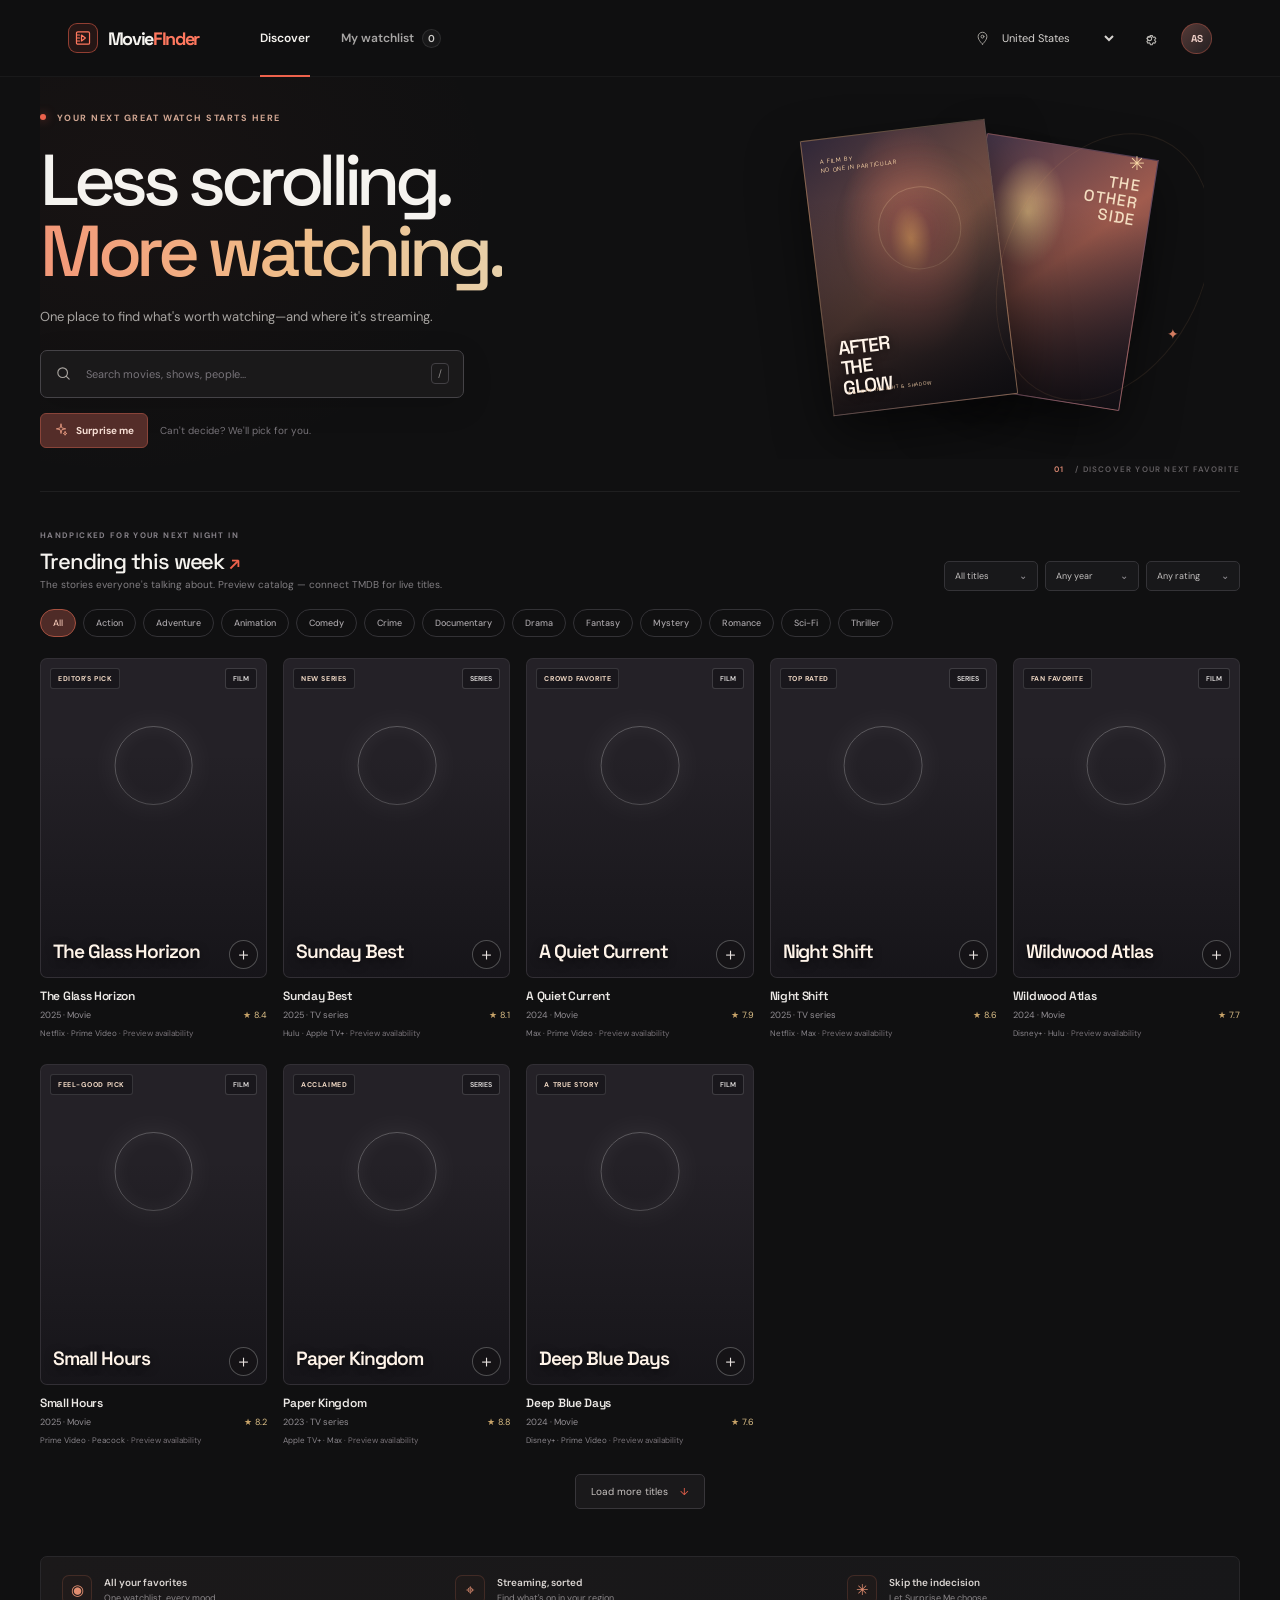
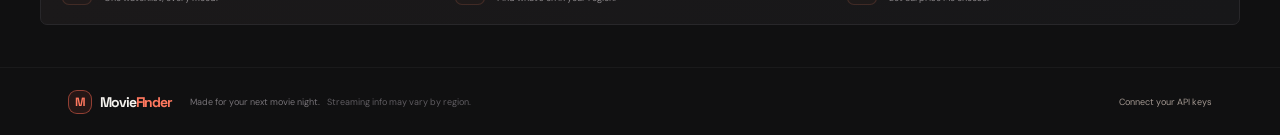
<file: index.html>
<!doctype html>
<html lang="en">
<head>
  <meta charset="utf-8">
  <meta name="viewport" content="width=device-width, initial-scale=1">
  <meta name="theme-color" content="#101011">
  <meta name="description" content="Find something great to watch. Explore movies and series, check streaming availability, and save your next favorite.">
  <title>MovieFInder — Find your next watch</title>
  <link rel="preconnect" href="https://fonts.googleapis.com">
  <link rel="preconnect" href="https://fonts.gstatic.com" crossorigin>
  <link href="https://fonts.googleapis.com/css2?family=DM+Sans:wght@400;500;600;700&family=Space+Grotesk:wght@400;500;600;700&display=swap" rel="stylesheet">
  <link rel="stylesheet" href="css/styles.css">
  <script defer src="js/data.js"></script>
  <script defer src="js/storage.js"></script>
  <script defer src="js/api.js"></script>
  <script defer src="js/app.js"></script>
</head>
<body data-page="discover">
  <header class="site-header">
    <a class="brand" href="index.html" aria-label="MovieFInder home">
      <span class="brand-mark" aria-hidden="true"><svg viewBox="0 0 24 24"><path d="M5 3.8h14a1.7 1.7 0 0 1 1.7 1.7v13A1.7 1.7 0 0 1 19 20.2H5a1.7 1.7 0 0 1-1.7-1.7v-13A1.7 1.7 0 0 1 5 3.8Z"/><path d="m10 8 5.2 4-5.2 4V8Z"/><path d="M3.5 8h4M3.5 12h4M3.5 16h4"/></svg></span>
      <span>Movie<span class="brand-accent">FInder</span></span>
    </a>

    <nav class="primary-nav" aria-label="Main navigation">
      <a class="nav-link is-active" href="index.html" aria-current="page">Discover</a>
      <a class="nav-link" href="watchlist.html">My watchlist <span class="watchlist-count" data-watchlist-count>0</span></a>
    </nav>

    <div class="header-actions">
      <label class="region-control">
        <span class="sr-only">Streaming region</span>
        <svg viewBox="0 0 24 24" aria-hidden="true"><path d="M12 21s7-6.1 7-12A7 7 0 0 0 5 9c0 5.9 7 12 7 12Z"/><circle cx="12" cy="9" r="2.3"/></svg>
        <select id="region-select" aria-label="Streaming region">
          <option value="US">United States</option>
          <option value="GB">United Kingdom</option>
          <option value="CA">Canada</option>
          <option value="AU">Australia</option>
          <option value="NZ">New Zealand</option>
          <option value="DE">Germany</option>
          <option value="FR">France</option>
          <option value="IN">India</option>
        </select>
      </label>
      <button class="icon-button settings-button" type="button" data-open-settings aria-label="API settings" title="API settings">
        <svg viewBox="0 0 24 24" aria-hidden="true"><circle cx="12" cy="12" r="3"/><path d="m19.4 15 .1.1 1.4 1.1-1.4 2.4-1.7-.6a8.4 8.4 0 0 1-1.5.9l-.3 1.8h-2.8l-.3-1.8a8.4 8.4 0 0 1-1.5-.9l-1.7.6-1.4-2.4 1.4-1.1a7.5 7.5 0 0 1 0-1.8l-1.4-1.1 1.4-2.4 1.7.6a8.4 8.4 0 0 1 1.5-.9l.3-1.8h2.8l.3 1.8a8.4 8.4 0 0 1 1.5.9l1.7-.6 1.4 2.4-1.4 1.1a7.5 7.5 0 0 1 0 1.8Z"/></svg>
      </button>
      <span class="profile-avatar" aria-label="Andrew Ssebuufu">AS</span>
    </div>
  </header>

  <main class="page-shell">
    <section class="hero" aria-labelledby="hero-title">
      <div class="hero-copy">
        <p class="eyebrow"><span class="live-dot"></span> YOUR NEXT GREAT WATCH STARTS HERE</p>
        <h1 id="hero-title">Less scrolling.<br><span>More watching.</span></h1>
        <p class="hero-description">One place to find what's worth watching—and where it's streaming.</p>
        <div class="hero-search">
          <svg viewBox="0 0 24 24" aria-hidden="true"><circle cx="10.8" cy="10.8" r="6.8"/><path d="m16 16 4 4"/></svg>
          <input id="search-input" type="search" placeholder="Search movies, shows, people..." autocomplete="off" aria-label="Search movies, shows, and people">
          <kbd>/</kbd>
        </div>
        <div class="hero-tools">
          <button class="surprise-button" type="button" data-surprise>
            <svg viewBox="0 0 24 24" aria-hidden="true"><path d="m12 2 1.5 6.5L20 10l-6.5 1.5L12 18l-1.5-6.5L4 10l6.5-1.5L12 2Z"/><path d="m19 15 .8 2.2L22 18l-2.2.8L19 21l-.8-2.2L16 18l2.2-.8L19 15Z"/></svg>
            Surprise me
          </button>
          <span class="hero-hint">Can't decide? We'll pick for you.</span>
        </div>
      </div>
      <div class="hero-art" aria-hidden="true">
        <div class="art-glow"></div>
        <div class="art-poster art-poster-back"><span>THE<br>OTHER<br>SIDE</span></div>
        <div class="art-poster art-poster-front"><span class="poster-kicker">A FILM BY<br>NO ONE IN PARTICULAR</span><span class="poster-title">AFTER<br>THE<br>GLOW</span><span class="poster-foot">A STORY IN LIGHT &amp; SHADOW</span></div>
        <div class="art-orbit"></div>
        <span class="art-star star-one">✳</span><span class="art-star star-two">✦</span>
      </div>
      <div class="hero-index"><span>01</span> / DISCOVER YOUR NEXT FAVORITE</div>
    </section>

    <section class="discovery-section" aria-labelledby="trending-title">
      <div class="section-topline">
        <div>
          <p class="eyebrow section-eyebrow">HANDPICKED FOR YOUR NEXT NIGHT IN</p>
          <h2 id="trending-title">Trending this week <span class="heading-spark">↗</span></h2>
          <p class="section-subtitle" id="results-caption">The stories everyone's talking about.</p>
        </div>
        <div class="filter-controls">
          <label class="filter-select-wrap"><span class="sr-only">Media type</span>
            <select id="type-filter" class="filter-select"><option value="all">All titles</option><option value="movie">Movies</option><option value="tv">TV shows</option></select>
          </label>
          <label class="filter-select-wrap"><span class="sr-only">Release year</span>
            <select id="year-filter" class="filter-select"><option value="">Any year</option></select>
          </label>
          <label class="filter-select-wrap"><span class="sr-only">Minimum rating</span>
            <select id="rating-filter" class="filter-select"><option value="0">Any rating</option><option value="6">6+ rating</option><option value="7">7+ rating</option><option value="8">8+ rating</option></select>
          </label>
        </div>
      </div>
      <div class="genre-row" id="genre-filters" aria-label="Filter by genre"></div>
      <div class="status-message" id="status-message" role="status" aria-live="polite" hidden></div>
      <div class="media-grid" id="media-grid" aria-live="polite"></div>
      <div class="empty-state" id="empty-state" hidden>
        <span class="empty-icon">⌕</span>
        <h3>No matches just yet</h3>
        <p>Try another search or loosen up your filters.</p>
        <button class="text-button" type="button" data-clear-filters>Clear all filters <span>→</span></button>
      </div>
      <button class="load-more-button" type="button" id="load-more" hidden>Load more titles <span>↓</span></button>
    </section>

    <section class="feature-strip" aria-label="MovieFInder features">
      <div><span class="feature-icon">◉</span><p><strong>All your favorites</strong><br>One watchlist, every mood.</p></div>
      <div><span class="feature-icon">⌖</span><p><strong>Streaming, sorted</strong><br>Find what's on in your region.</p></div>
      <div><span class="feature-icon">✳</span><p><strong>Skip the indecision</strong><br>Let Surprise Me choose.</p></div>
    </section>
  </main>

  <footer class="site-footer"><a class="brand footer-brand" href="index.html"><span class="brand-mark" aria-hidden="true">M</span><span>Movie<span class="brand-accent">FInder</span></span></a><p>Made for your next movie night. <span>Streaming info may vary by region.</span></p><button class="footer-settings" type="button" data-open-settings>Connect your API keys</button></footer>

  <dialog class="app-dialog detail-dialog" id="detail-dialog" aria-labelledby="detail-title">
    <button class="dialog-close" type="button" data-close-dialog aria-label="Close details">×</button>
    <div id="detail-content"></div>
  </dialog>

  <dialog class="app-dialog settings-dialog" id="settings-dialog" aria-labelledby="settings-title">
    <button class="dialog-close" type="button" data-close-dialog aria-label="Close settings">×</button>
    <div class="settings-heading">
      <span class="settings-icon">⌘</span>
      <p class="eyebrow">PERSONALIZE YOUR EXPERIENCE</p>
      <h2 id="settings-title">Connect your services</h2>
      <p>Use your own free API keys to load current titles, trailers, and streaming availability.</p>
    </div>
    <form id="settings-form">
      <label class="form-label" for="tmdb-key">TMDB API key <span>Required for live movies and trailers</span></label>
      <input class="api-key-input" id="tmdb-key" name="tmdb" type="password" autocomplete="off" placeholder="Paste your TMDB API key">
      <label class="form-label" for="watchmode-key">Watchmode API key <span>Optional · live streaming availability</span></label>
      <input class="api-key-input" id="watchmode-key" name="watchmode" type="password" autocomplete="off" placeholder="Paste your Watchmode API key">
      <p class="key-notice">Keys are stored only in this browser. Don't use personal API keys in a public deployment.</p>
      <div class="settings-actions"><button class="button-secondary" type="button" data-clear-keys>Use preview data</button><button class="button-primary" type="submit">Save keys <span>→</span></button></div>
    </form>
    <p class="api-help">Get a free key: <a href="https://www.themoviedb.org/settings/api" target="_blank" rel="noopener noreferrer">TMDB ↗</a> · <a href="https://api.watchmode.com/" target="_blank" rel="noopener noreferrer">Watchmode ↗</a></p>
  </dialog>

  <dialog class="app-dialog trailer-dialog" id="trailer-dialog" aria-label="Movie trailer">
    <button class="dialog-close trailer-close" type="button" data-close-dialog aria-label="Close trailer">×</button>
    <div class="trailer-frame" id="trailer-frame"></div>
  </dialog>

  <div class="toast-region" id="toast-region" aria-live="polite" aria-atomic="true"></div>
</body>
</html>
</file>
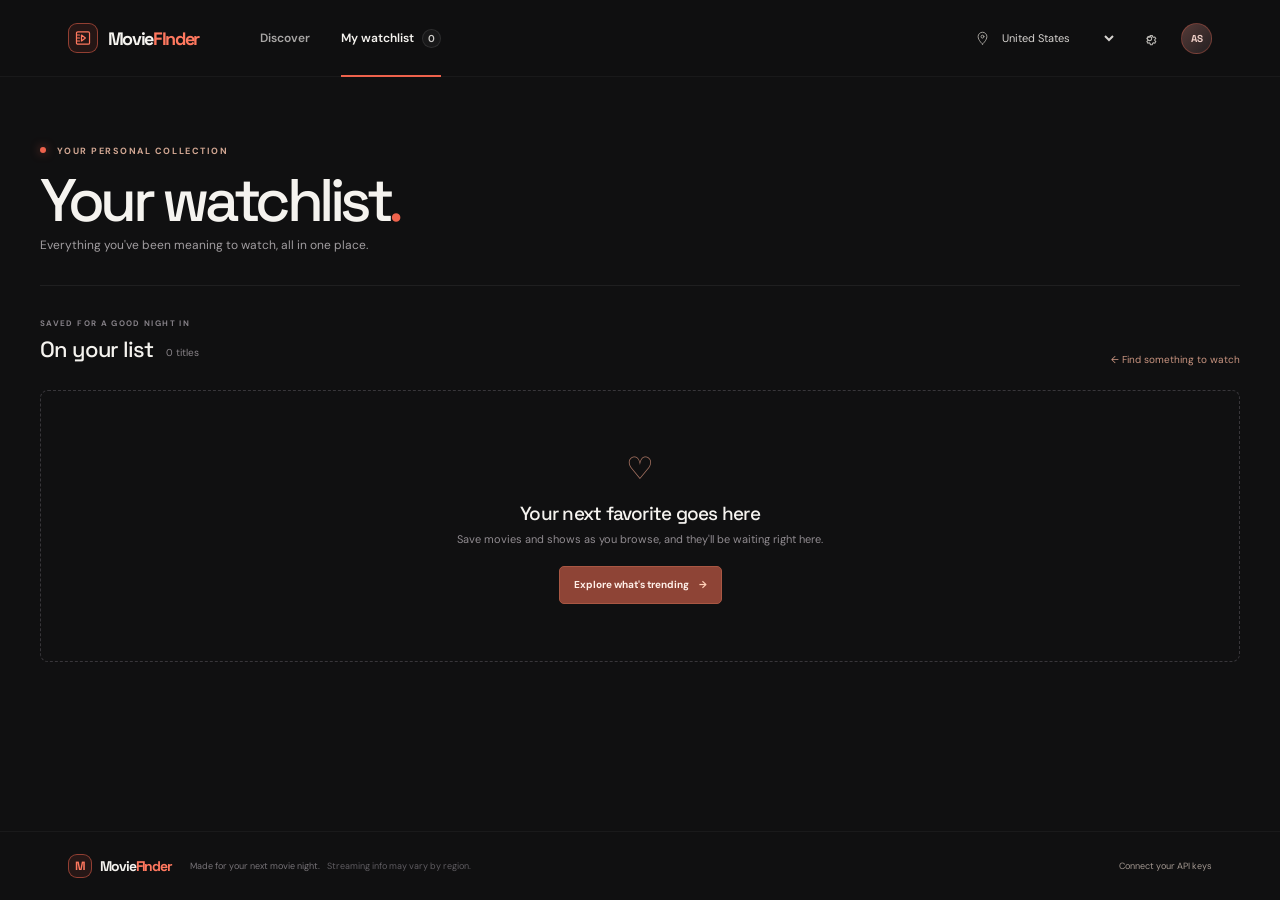
<file: watchlist.html>
<!doctype html>
<html lang="en">
<head>
  <meta charset="utf-8">
  <meta name="viewport" content="width=device-width, initial-scale=1">
  <meta name="theme-color" content="#101011">
  <meta name="description" content="Your saved movies and TV shows, ready for your next movie night.">
  <title>My Watchlist — MovieFInder</title>
  <link rel="preconnect" href="https://fonts.googleapis.com">
  <link rel="preconnect" href="https://fonts.gstatic.com" crossorigin>
  <link href="https://fonts.googleapis.com/css2?family=DM+Sans:wght@400;500;600;700&family=Space+Grotesk:wght@400;500;600;700&display=swap" rel="stylesheet">
  <link rel="stylesheet" href="css/styles.css">
  <script defer src="js/data.js"></script>
  <script defer src="js/storage.js"></script>
  <script defer src="js/api.js"></script>
  <script defer src="js/app.js"></script>
</head>
<body data-page="watchlist">
  <header class="site-header">
    <a class="brand" href="index.html" aria-label="MovieFInder home">
      <span class="brand-mark" aria-hidden="true"><svg viewBox="0 0 24 24"><path d="M5 3.8h14a1.7 1.7 0 0 1 1.7 1.7v13A1.7 1.7 0 0 1 19 20.2H5a1.7 1.7 0 0 1-1.7-1.7v-13A1.7 1.7 0 0 1 5 3.8Z"/><path d="m10 8 5.2 4-5.2 4V8Z"/><path d="M3.5 8h4M3.5 12h4M3.5 16h4"/></svg></span>
      <span>Movie<span class="brand-accent">FInder</span></span>
    </a>
    <nav class="primary-nav" aria-label="Main navigation">
      <a class="nav-link" href="index.html">Discover</a>
      <a class="nav-link is-active" href="watchlist.html" aria-current="page">My watchlist <span class="watchlist-count" data-watchlist-count>0</span></a>
    </nav>
    <div class="header-actions">
      <label class="region-control"><span class="sr-only">Streaming region</span><svg viewBox="0 0 24 24" aria-hidden="true"><path d="M12 21s7-6.1 7-12A7 7 0 0 0 5 9c0 5.9 7 12 7 12Z"/><circle cx="12" cy="9" r="2.3"/></svg>
        <select id="region-select" aria-label="Streaming region"><option value="US">United States</option><option value="GB">United Kingdom</option><option value="CA">Canada</option><option value="AU">Australia</option><option value="NZ">New Zealand</option><option value="DE">Germany</option><option value="FR">France</option><option value="IN">India</option></select>
      </label>
      <button class="icon-button settings-button" type="button" data-open-settings aria-label="API settings" title="API settings"><svg viewBox="0 0 24 24" aria-hidden="true"><circle cx="12" cy="12" r="3"/><path d="m19.4 15 .1.1 1.4 1.1-1.4 2.4-1.7-.6a8.4 8.4 0 0 1-1.5.9l-.3 1.8h-2.8l-.3-1.8a8.4 8.4 0 0 1-1.5-.9l-1.7.6-1.4-2.4 1.4-1.1a7.5 7.5 0 0 1 0-1.8l-1.4-1.1 1.4-2.4 1.7.6a8.4 8.4 0 0 1 1.5-.9l.3-1.8h2.8l.3 1.8a8.4 8.4 0 0 1 1.5.9l1.7-.6 1.4 2.4-1.4 1.1a7.5 7.5 0 0 1 0 1.8Z"/></svg></button>
      <span class="profile-avatar" aria-label="Andrew Ssebuufu">AS</span>
    </div>
  </header>
  <main class="page-shell watchlist-page">
    <section class="watchlist-heading">
      <p class="eyebrow"><span class="live-dot"></span> YOUR PERSONAL COLLECTION</p>
      <h1>Your watchlist<span class="heading-spark">.</span></h1>
      <p class="watchlist-intro">Everything you've been meaning to watch, all in one place.</p>
    </section>
    <section class="discovery-section watchlist-content" aria-labelledby="saved-title">
      <div class="section-topline">
        <div><p class="eyebrow section-eyebrow">SAVED FOR A GOOD NIGHT IN</p><h2 id="saved-title">On your list <span class="watchlist-total" id="watchlist-total">0 titles</span></h2></div>
        <a class="back-to-discover" href="index.html">← Find something to watch</a>
      </div>
      <div class="media-grid" id="media-grid" aria-live="polite"></div>
      <div class="empty-state watchlist-empty" id="empty-state" hidden>
        <span class="empty-icon">♡</span>
        <h3>Your next favorite goes here</h3>
        <p>Save movies and shows as you browse, and they'll be waiting right here.</p>
        <a class="button-primary empty-cta" href="index.html">Explore what's trending <span>→</span></a>
      </div>
    </section>
  </main>
  <footer class="site-footer"><a class="brand footer-brand" href="index.html"><span class="brand-mark" aria-hidden="true">M</span><span>Movie<span class="brand-accent">FInder</span></span></a><p>Made for your next movie night. <span>Streaming info may vary by region.</span></p><button class="footer-settings" type="button" data-open-settings>Connect your API keys</button></footer>
  <dialog class="app-dialog detail-dialog" id="detail-dialog" aria-labelledby="detail-title"><button class="dialog-close" type="button" data-close-dialog aria-label="Close details">×</button><div id="detail-content"></div></dialog>
  <dialog class="app-dialog settings-dialog" id="settings-dialog" aria-labelledby="settings-title">
    <button class="dialog-close" type="button" data-close-dialog aria-label="Close settings">×</button>
    <div class="settings-heading"><span class="settings-icon">⌘</span><p class="eyebrow">PERSONALIZE YOUR EXPERIENCE</p><h2 id="settings-title">Connect your services</h2><p>Use your own free API keys to load current titles, trailers, and streaming availability.</p></div>
    <form id="settings-form"><label class="form-label" for="tmdb-key">TMDB API key <span>Required for live movies and trailers</span></label><input class="api-key-input" id="tmdb-key" name="tmdb" type="password" autocomplete="off" placeholder="Paste your TMDB API key"><label class="form-label" for="watchmode-key">Watchmode API key <span>Optional · live streaming availability</span></label><input class="api-key-input" id="watchmode-key" name="watchmode" type="password" autocomplete="off" placeholder="Paste your Watchmode API key"><p class="key-notice">Keys are stored only in this browser. Don't use personal API keys in a public deployment.</p><div class="settings-actions"><button class="button-secondary" type="button" data-clear-keys>Use preview data</button><button class="button-primary" type="submit">Save keys <span>→</span></button></div></form>
    <p class="api-help">Get a free key: <a href="https://www.themoviedb.org/settings/api" target="_blank" rel="noopener noreferrer">TMDB ↗</a> · <a href="https://api.watchmode.com/" target="_blank" rel="noopener noreferrer">Watchmode ↗</a></p>
  </dialog>
  <dialog class="app-dialog trailer-dialog" id="trailer-dialog" aria-label="Movie trailer"><button class="dialog-close trailer-close" type="button" data-close-dialog aria-label="Close trailer">×</button><div class="trailer-frame" id="trailer-frame"></div></dialog>
  <div class="toast-region" id="toast-region" aria-live="polite" aria-atomic="true"></div>
</body>
</html>
</file>
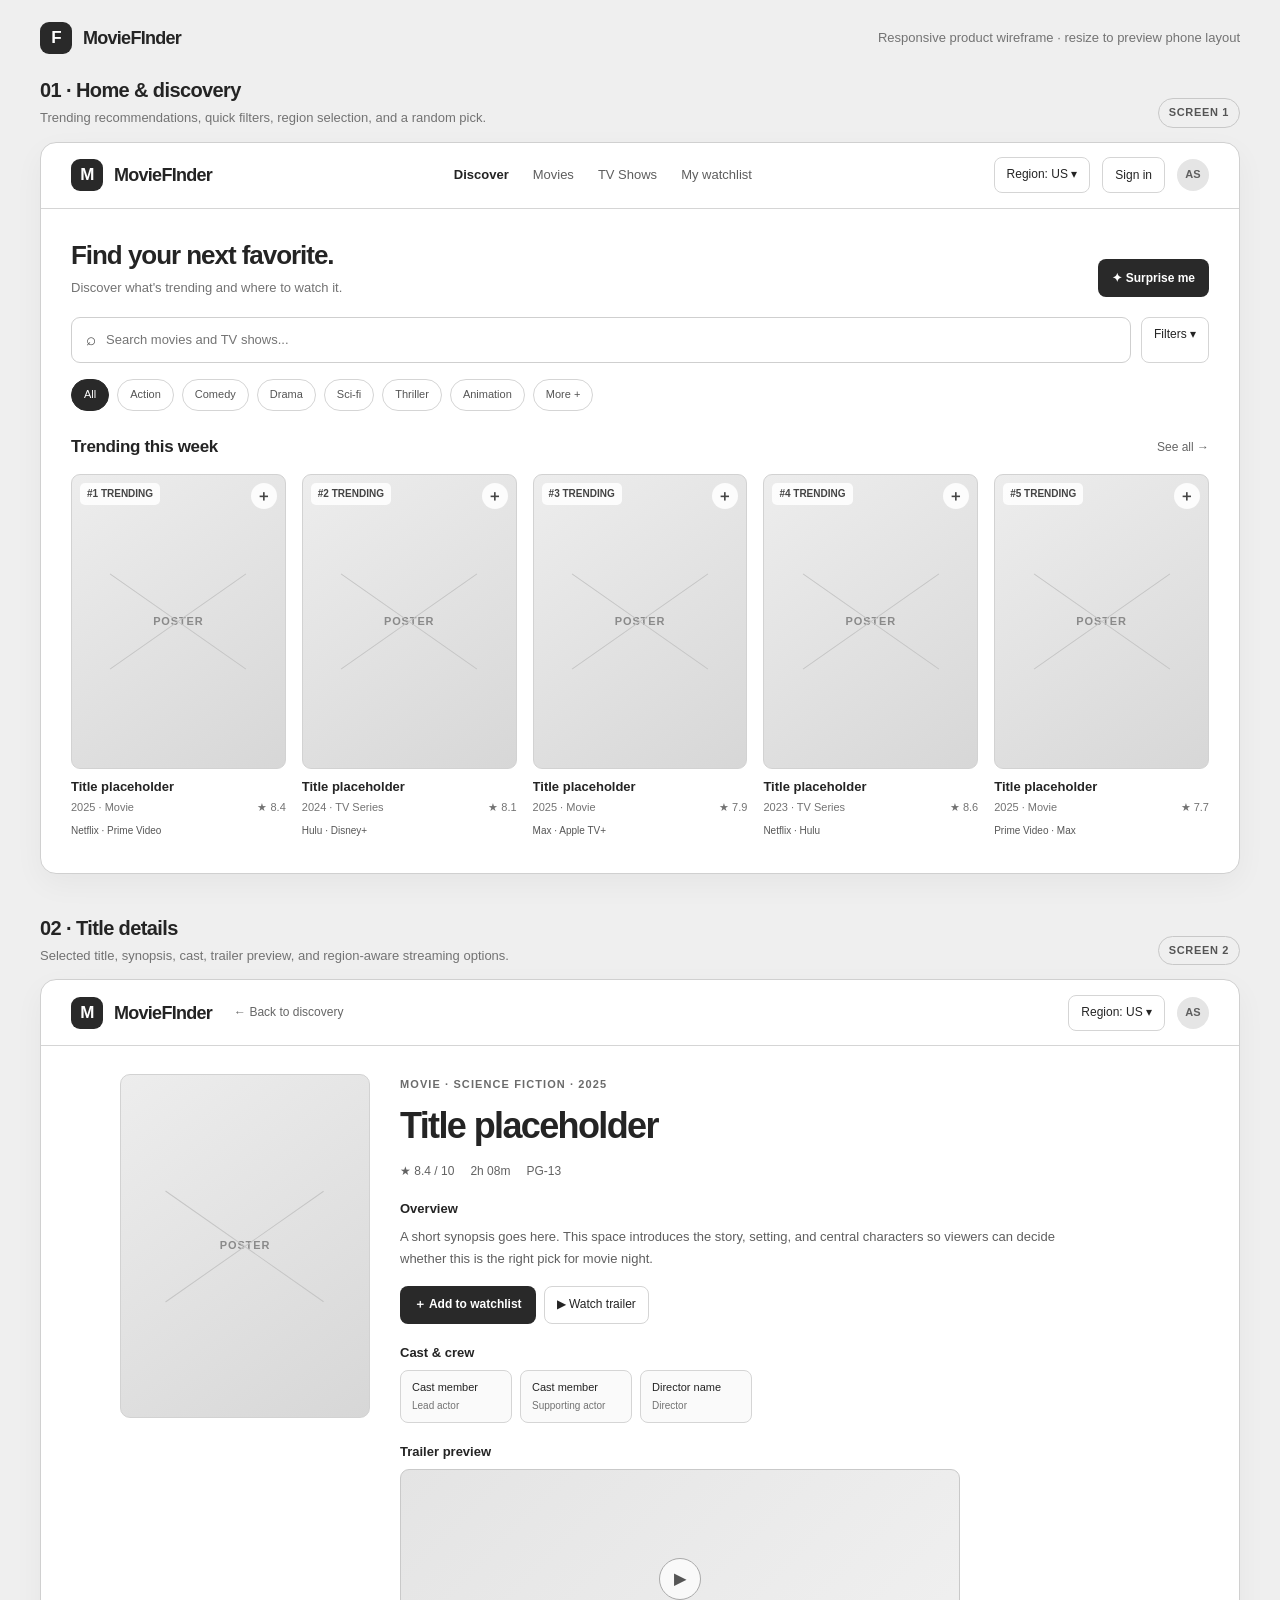
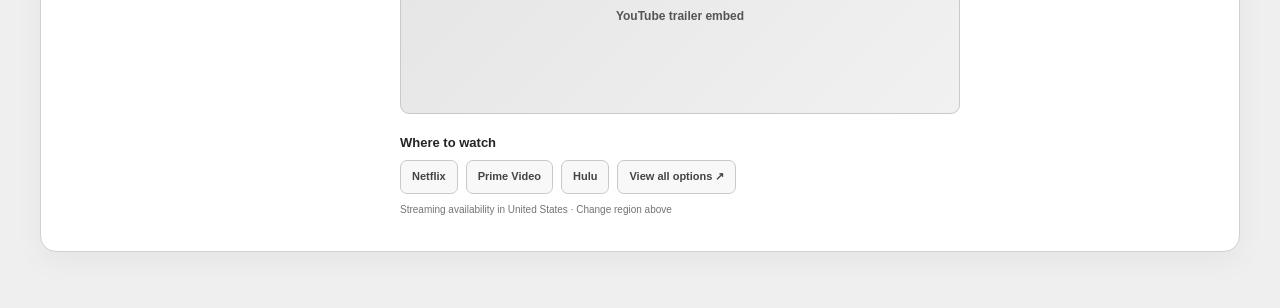
<file: wireframe/wireframe.html>
<!doctype html>
<html lang="en">
<head>
  <meta charset="utf-8">
  <meta name="viewport" content="width=device-width, initial-scale=1">
  <meta name="description" content="Responsive desktop and phone wireframes for a movie and TV show finder.">
  <title>MovieFInder — Product Wireframe</title>
  <style>
    :root {
      color-scheme: light;
      --ink: #242424;
      --muted: #737373;
      --line: #d5d5d5;
      --surface: #fff;
      --canvas: #efefef;
      --block: #e5e5e5;
      --dark: #292929;
      --radius: 12px;
      font-family: Arial, Helvetica, sans-serif;
    }

    * { box-sizing: border-box; }

    body {
      margin: 0;
      background: var(--canvas);
      color: var(--ink);
      line-height: 1.45;
    }

    button, input, select { font: inherit; }
    button, a, select { cursor: pointer; }
    a { color: inherit; text-decoration: none; }

    .page-header {
      display: flex;
      align-items: center;
      justify-content: space-between;
      gap: 24px;
      max-width: 1440px;
      margin: 0 auto;
      padding: 22px 40px;
    }

    .brand {
      display: flex;
      align-items: center;
      gap: 11px;
      font-size: 18px;
      font-weight: 800;
      letter-spacing: -.04em;
    }

    .brand-mark {
      display: grid;
      width: 32px;
      height: 32px;
      place-items: center;
      border-radius: 9px;
      background: var(--dark);
      color: white;
      font-size: 17px;
    }

    .page-header p {
      margin: 0;
      color: var(--muted);
      font-size: 13px;
    }

    main {
      display: grid;
      gap: 40px;
      max-width: 1440px;
      margin: 0 auto;
      padding: 0 40px 56px;
    }

    .wireframe-section { min-width: 0; }

    .section-heading {
      display: flex;
      align-items: end;
      justify-content: space-between;
      gap: 20px;
      margin: 0 0 14px;
    }

    .section-heading h1, .section-heading h2 {
      margin: 0;
      font-size: 20px;
      letter-spacing: -.03em;
    }

    .section-heading p {
      margin: 4px 0 0;
      color: var(--muted);
      font-size: 13px;
    }

    .view-label {
      flex: 0 0 auto;
      padding: 6px 10px;
      border: 1px solid #c8c8c8;
      border-radius: 999px;
      color: #555;
      font-size: 11px;
      font-weight: 700;
      letter-spacing: .06em;
      text-transform: uppercase;
    }

    .screen {
      overflow: hidden;
      border: 1px solid #d0d0d0;
      border-radius: 16px;
      background: var(--surface);
      box-shadow: 0 10px 30px #0000000b;
    }

    .app-nav {
      display: flex;
      align-items: center;
      justify-content: space-between;
      min-height: 66px;
      padding: 0 30px;
      border-bottom: 1px solid var(--line);
    }

    .nav-links, .nav-actions {
      display: flex;
      align-items: center;
      gap: 24px;
      color: #5e5e5e;
      font-size: 13px;
    }

    .nav-links .active { color: var(--ink); font-weight: 700; }

    .nav-actions { gap: 12px; }

    .nav-button, .select-control, .outline-button {
      min-height: 36px;
      padding: 8px 12px;
      border: 1px solid var(--line);
      border-radius: 8px;
      background: white;
      color: var(--ink);
      font-size: 12px;
    }

    .avatar {
      display: grid;
      width: 32px;
      height: 32px;
      place-items: center;
      border-radius: 50%;
      background: var(--block);
      font-size: 11px;
      font-weight: 700;
    }

    .screen-content { padding: 28px 30px 34px; }

    .welcome-row {
      display: flex;
      align-items: end;
      justify-content: space-between;
      gap: 20px;
      margin-bottom: 20px;
    }

    .welcome-row h2 {
      margin: 0 0 4px;
      font-size: 26px;
      letter-spacing: -.04em;
    }

    .welcome-row p {
      margin: 0;
      color: var(--muted);
      font-size: 13px;
    }

    .surprise-button {
      min-height: 38px;
      padding: 9px 14px;
      border: 0;
      border-radius: 8px;
      background: var(--dark);
      color: white;
      font-size: 12px;
      font-weight: 700;
      white-space: nowrap;
    }

    .search-row {
      display: flex;
      gap: 10px;
      margin-bottom: 16px;
    }

    .search-box {
      display: flex;
      flex: 1;
      align-items: center;
      gap: 10px;
      min-width: 0;
      min-height: 46px;
      padding: 0 14px;
      border: 1px solid #cfcfcf;
      border-radius: 9px;
      color: #747474;
      font-size: 13px;
    }

    .search-icon { color: #555; font-size: 17px; }

    .filter-row {
      display: flex;
      align-items: center;
      gap: 8px;
      margin: 0 0 24px;
      overflow-x: auto;
      scrollbar-width: none;
    }

    .filter-row::-webkit-scrollbar { display: none; }

    .filter-chip {
      flex: 0 0 auto;
      padding: 7px 12px;
      border: 1px solid var(--line);
      border-radius: 999px;
      background: white;
      color: #555;
      font-size: 11px;
    }

    .filter-chip.selected {
      border-color: var(--dark);
      background: var(--dark);
      color: white;
    }

    .content-heading {
      display: flex;
      align-items: center;
      justify-content: space-between;
      gap: 16px;
      margin: 0 0 14px;
    }

    .content-heading h3 {
      margin: 0;
      font-size: 17px;
      letter-spacing: -.02em;
    }

    .content-heading a {
      color: #666;
      font-size: 12px;
    }

    .media-grid {
      display: grid;
      grid-template-columns: repeat(5, minmax(0, 1fr));
      gap: 16px;
    }

    .media-card { min-width: 0; }

    .poster {
      position: relative;
      display: grid;
      aspect-ratio: 2 / 2.75;
      overflow: hidden;
      place-items: center;
      border: 1px solid #d2d2d2;
      border-radius: 9px;
      background: linear-gradient(145deg, #ededed, #d7d7d7);
      color: #8a8a8a;
      font-size: 11px;
      font-weight: 700;
      letter-spacing: .08em;
      text-transform: uppercase;
    }

    .poster::before, .poster::after {
      position: absolute;
      width: 78%;
      height: 1px;
      background: #c6c6c6;
      content: "";
      transform: rotate(-35deg);
    }

    .poster::after { transform: rotate(35deg); }

    .rank {
      position: absolute;
      z-index: 1;
      top: 8px;
      left: 8px;
      padding: 4px 7px;
      border-radius: 5px;
      background: #ffffffdf;
      color: #444;
      font-size: 10px;
      letter-spacing: 0;
    }

    .save-mark {
      position: absolute;
      z-index: 1;
      top: 8px;
      right: 8px;
      display: grid;
      width: 26px;
      height: 26px;
      place-items: center;
      border-radius: 50%;
      background: #ffffffdf;
      color: #444;
      font-size: 15px;
    }

    .media-card h4 {
      overflow: hidden;
      margin: 9px 0 3px;
      font-size: 13px;
      text-overflow: ellipsis;
      white-space: nowrap;
    }

    .media-meta {
      display: flex;
      justify-content: space-between;
      gap: 8px;
      color: var(--muted);
      font-size: 11px;
    }

    .service-summary {
      margin-top: 8px;
      color: #565656;
      font-size: 10px;
    }

    .details-nav { justify-content: flex-start; gap: 22px; }
    .details-nav .nav-actions { margin-left: auto; }

    .back-link {
      color: #666;
      font-size: 12px;
      white-space: nowrap;
    }

    .detail-layout {
      display: grid;
      grid-template-columns: minmax(180px, 250px) minmax(0, 1fr);
      gap: 30px;
      max-width: 1040px;
      margin: 0 auto;
    }

    .detail-poster {
      aspect-ratio: 2 / 2.75;
      border-radius: 10px;
    }

    .detail-copy { min-width: 0; padding-top: 3px; }

    .eyebrow {
      margin: 0 0 7px;
      color: #6b6b6b;
      font-size: 11px;
      font-weight: 700;
      letter-spacing: .1em;
      text-transform: uppercase;
    }

    .detail-copy h2 {
      margin: 0;
      font-size: clamp(25px, 3vw, 36px);
      letter-spacing: -.045em;
    }

    .detail-meta {
      display: flex;
      flex-wrap: wrap;
      gap: 8px 16px;
      margin: 10px 0 18px;
      color: #626262;
      font-size: 12px;
    }

    .detail-copy h3 {
      margin: 20px 0 7px;
      font-size: 13px;
    }

    .synopsis {
      max-width: 680px;
      margin: 0;
      color: #5f5f5f;
      font-size: 13px;
      line-height: 1.7;
    }

    .detail-actions {
      display: flex;
      flex-wrap: wrap;
      gap: 8px;
      margin-top: 16px;
    }

    .cast-list {
      display: flex;
      flex-wrap: wrap;
      gap: 8px;
    }

    .cast-person {
      min-width: 112px;
      padding: 9px 11px;
      border: 1px solid var(--line);
      border-radius: 8px;
      background: #fafafa;
      font-size: 11px;
    }

    .cast-person span {
      display: block;
      margin-top: 3px;
      color: var(--muted);
      font-size: 10px;
    }

    .trailer-box {
      display: grid;
      width: 100%;
      max-width: 560px;
      aspect-ratio: 16 / 7;
      place-items: center;
      border: 1px solid #c9c9c9;
      border-radius: 9px;
      background: linear-gradient(135deg, #e4e4e4, #f1f1f1);
      color: #555;
      font-size: 12px;
      font-weight: 700;
    }

    .play-icon {
      display: grid;
      width: 42px;
      height: 42px;
      margin-bottom: 8px;
      place-items: center;
      border: 1px solid #aaa;
      border-radius: 50%;
      background: #ffffffbb;
      font-size: 15px;
    }

    .trailer-content {
      display: flex;
      flex-direction: column;
      align-items: center;
    }

    .streaming-row {
      display: flex;
      flex-wrap: wrap;
      gap: 8px;
    }

    .service-badge {
      padding: 8px 11px;
      border: 1px solid #c9c9c9;
      border-radius: 7px;
      background: #f8f8f8;
      color: #444;
      font-size: 11px;
      font-weight: 700;
    }

    .region-note {
      margin: 9px 0 0;
      color: var(--muted);
      font-size: 10px;
    }

    .mobile-tabbar { display: none; }

    @media (max-width: 760px) {
      .page-header {
        align-items: flex-start;
        padding: 17px 18px;
      }

      .page-header p { max-width: 150px; text-align: right; }

      main {
        gap: 28px;
        padding: 0 12px 32px;
      }

      .section-heading { align-items: flex-start; }
      .section-heading h1, .section-heading h2 { font-size: 17px; }
      .section-heading p { max-width: 250px; font-size: 11px; }
      .view-label { padding: 5px 8px; font-size: 9px; }
      .screen { border-radius: 13px; }
      .app-nav { min-height: 56px; padding: 0 16px; }
      .app-nav > .brand { font-size: 16px; }
      .nav-links { display: none; }
      .nav-actions { gap: 7px; }
      .nav-actions .select-control { min-height: 32px; padding: 6px 8px; font-size: 11px; }
      .nav-actions .nav-button { display: none; }
      .avatar { width: 29px; height: 29px; }
      .screen-content { padding: 22px 16px 74px; }
      .welcome-row { align-items: flex-start; margin-bottom: 16px; }
      .welcome-row h2 { font-size: 21px; }
      .welcome-row p { max-width: 260px; font-size: 12px; }
      .surprise-button { min-height: 34px; padding: 7px 9px; font-size: 10px; }
      .search-row { gap: 7px; }
      .search-box { min-height: 42px; padding: 0 10px; font-size: 12px; }
      .search-row .select-control { min-height: 42px; max-width: 82px; padding: 7px; font-size: 10px; }
      .filter-row { margin-bottom: 20px; }
      .filter-chip { padding: 7px 10px; font-size: 10px; }
      .content-heading h3 { font-size: 15px; }
      .content-heading a { font-size: 11px; }
      .media-grid { grid-template-columns: repeat(2, minmax(0, 1fr)); gap: 18px 12px; }
      .media-card h4 { font-size: 12px; }
      .media-meta { font-size: 10px; }
      .service-summary { font-size: 9px; }

      .details-nav { gap: 12px; }
      .details-nav .brand { display: none; }
      .details-nav .back-link { font-size: 11px; }
      .details-nav .nav-actions { margin-left: auto; }
      .details-nav .select-control { display: block !important; }
      .detail-layout { grid-template-columns: 92px minmax(0, 1fr); gap: 14px; }
      .detail-poster { position: sticky; top: 10px; }
      .eyebrow { font-size: 9px; }
      .detail-copy h2 { font-size: 23px; line-height: 1.1; }
      .detail-meta { gap: 6px 10px; margin: 8px 0 12px; font-size: 10px; }
      .detail-copy h3 { margin: 16px 0 6px; font-size: 12px; }
      .synopsis { font-size: 11px; line-height: 1.6; }
      .detail-actions { gap: 6px; margin-top: 12px; }
      .detail-actions .outline-button, .detail-actions .surprise-button { min-height: 32px; padding: 6px 8px; font-size: 10px; }
      .cast-person { min-width: calc(50% - 4px); padding: 7px; font-size: 10px; }
      .cast-person span { font-size: 9px; }
      .trailer-box { aspect-ratio: 16 / 10; font-size: 10px; }
      .play-icon { width: 34px; height: 34px; font-size: 13px; }
      .service-badge { padding: 7px 8px; font-size: 9px; }
      .region-note { font-size: 9px; }
      .mobile-tabbar {
        position: absolute;
        right: 0;
        bottom: 0;
        left: 0;
        display: flex;
        justify-content: space-around;
        padding: 9px 4px 10px;
        border-top: 1px solid var(--line);
        background: #fff;
      }

      .screen { position: relative; }
      .mobile-tabbar a { display: grid; gap: 2px; justify-items: center; color: #666; font-size: 9px; }
      .mobile-tabbar a span { font-size: 16px; }
      .mobile-tabbar .current { color: var(--ink); font-weight: 700; }
    }

    @media (max-width: 380px) {
      .page-header p { max-width: 120px; font-size: 11px; }
      .welcome-row { flex-direction: column; }
      .surprise-button { align-self: flex-start; }
      .detail-layout { grid-template-columns: 74px minmax(0, 1fr); gap: 10px; }
      .detail-copy h2 { font-size: 20px; }
      .detail-meta { font-size: 9px; }
    }
  </style>
</head>
<body>
  <header class="page-header">
    <a class="brand" href="#discovery" aria-label="MovieFInder wireframe home">
      <span class="brand-mark">F</span>
      MovieFInder
    </a>
    <p>Responsive product wireframe · resize to preview phone layout</p>
  </header>

  <main>
    <section class="wireframe-section" id="discovery" aria-labelledby="discovery-title">
      <div class="section-heading">
        <div>
          <h1 id="discovery-title">01 · Home &amp; discovery</h1>
          <p>Trending recommendations, quick filters, region selection, and a random pick.</p>
        </div>
        <span class="view-label">Screen 1</span>
      </div>

      <div class="screen">
        <nav class="app-nav" aria-label="Main navigation">
          <a class="brand" href="#discovery"><span class="brand-mark">M</span> MovieFInder</a>
          <div class="nav-links">
            <a class="active" href="#discovery">Discover</a>
            <a href="#discovery">Movies</a>
            <a href="#discovery">TV Shows</a>
            <a href="#discovery">My watchlist</a>
          </div>
          <div class="nav-actions">
            <label class="select-control">Region: US ▾</label>
            <button class="nav-button" type="button">Sign in</button>
            <span class="avatar" aria-label="Profile">AS</span>
          </div>
        </nav>

        <div class="screen-content">
          <div class="welcome-row">
            <div>
              <h2>Find your next favorite.</h2>
              <p>Discover what's trending and where to watch it.</p>
            </div>
            <button class="surprise-button" type="button">✦ Surprise me</button>
          </div>

          <div class="search-row">
            <div class="search-box"><span class="search-icon">⌕</span> Search movies and TV shows...</div>
            <label class="select-control">Filters ▾</label>
          </div>

          <div class="filter-row" aria-label="Genre filters">
            <button class="filter-chip selected" type="button">All</button>
            <button class="filter-chip" type="button">Action</button>
            <button class="filter-chip" type="button">Comedy</button>
            <button class="filter-chip" type="button">Drama</button>
            <button class="filter-chip" type="button">Sci-fi</button>
            <button class="filter-chip" type="button">Thriller</button>
            <button class="filter-chip" type="button">Animation</button>
            <button class="filter-chip" type="button">More +</button>
          </div>

          <div class="content-heading">
            <h3>Trending this week</h3>
            <a href="#discovery">See all →</a>
          </div>

          <div class="media-grid">
            <article class="media-card">
              <div class="poster"><span class="rank">#1 Trending</span><span class="save-mark">＋</span>Poster</div>
              <h4>Title placeholder</h4>
              <div class="media-meta"><span>2025 · Movie</span><span>★ 8.4</span></div>
              <div class="service-summary">Netflix · Prime Video</div>
            </article>
            <article class="media-card">
              <div class="poster"><span class="rank">#2 Trending</span><span class="save-mark">＋</span>Poster</div>
              <h4>Title placeholder</h4>
              <div class="media-meta"><span>2024 · TV Series</span><span>★ 8.1</span></div>
              <div class="service-summary">Hulu · Disney+</div>
            </article>
            <article class="media-card">
              <div class="poster"><span class="rank">#3 Trending</span><span class="save-mark">＋</span>Poster</div>
              <h4>Title placeholder</h4>
              <div class="media-meta"><span>2025 · Movie</span><span>★ 7.9</span></div>
              <div class="service-summary">Max · Apple TV+</div>
            </article>
            <article class="media-card">
              <div class="poster"><span class="rank">#4 Trending</span><span class="save-mark">＋</span>Poster</div>
              <h4>Title placeholder</h4>
              <div class="media-meta"><span>2023 · TV Series</span><span>★ 8.6</span></div>
              <div class="service-summary">Netflix · Hulu</div>
            </article>
            <article class="media-card">
              <div class="poster"><span class="rank">#5 Trending</span><span class="save-mark">＋</span>Poster</div>
              <h4>Title placeholder</h4>
              <div class="media-meta"><span>2025 · Movie</span><span>★ 7.7</span></div>
              <div class="service-summary">Prime Video · Max</div>
            </article>
          </div>
        </div>

        <nav class="mobile-tabbar" aria-label="Phone navigation">
          <a class="current" href="#discovery"><span>⌂</span>Discover</a>
          <a href="#discovery"><span>⌕</span>Search</a>
          <a href="#discovery"><span>♡</span>Watchlist</a>
          <a href="#discovery"><span>◯</span>Profile</a>
        </nav>
      </div>
    </section>

    <section class="wireframe-section" id="title-details" aria-labelledby="details-title">
      <div class="section-heading">
        <div>
          <h2 id="details-title">02 · Title details</h2>
          <p>Selected title, synopsis, cast, trailer preview, and region-aware streaming options.</p>
        </div>
        <span class="view-label">Screen 2</span>
      </div>

      <div class="screen">
        <nav class="app-nav details-nav" aria-label="Title navigation">
          <a class="brand" href="#discovery"><span class="brand-mark">M</span> MovieFInder</a>
          <a class="back-link" href="#discovery">← Back to discovery</a>
          <div class="nav-actions">
            <label class="select-control">Region: US ▾</label>
            <span class="avatar" aria-label="Profile">AS</span>
          </div>
        </nav>

        <div class="screen-content">
          <div class="detail-layout">
            <div class="poster detail-poster" aria-label="Movie poster placeholder">Poster</div>

            <div class="detail-copy">
              <p class="eyebrow">Movie · Science fiction · 2025</p>
              <h2>Title placeholder</h2>
              <div class="detail-meta">
                <span>★ 8.4 / 10</span>
                <span>2h 08m</span>
                <span>PG-13</span>
              </div>

              <h3>Overview</h3>
              <p class="synopsis">A short synopsis goes here. This space introduces the story, setting, and central characters so viewers can decide whether this is the right pick for movie night.</p>
              <div class="detail-actions">
                <button class="surprise-button" type="button">＋ Add to watchlist</button>
                <button class="outline-button" type="button">▶ Watch trailer</button>
              </div>

              <h3>Cast &amp; crew</h3>
              <div class="cast-list">
                <div class="cast-person">Cast member<span>Lead actor</span></div>
                <div class="cast-person">Cast member<span>Supporting actor</span></div>
                <div class="cast-person">Director name<span>Director</span></div>
              </div>

              <h3>Trailer preview</h3>
              <div class="trailer-box">
                <div class="trailer-content"><span class="play-icon">▶</span>YouTube trailer embed</div>
              </div>

              <h3>Where to watch</h3>
              <div class="streaming-row">
                <span class="service-badge">Netflix</span>
                <span class="service-badge">Prime Video</span>
                <span class="service-badge">Hulu</span>
                <span class="service-badge">View all options ↗</span>
              </div>
              <p class="region-note">Streaming availability in United States · Change region above</p>
            </div>
          </div>
        </div>

        <nav class="mobile-tabbar" aria-label="Phone navigation">
          <a href="#discovery"><span>⌂</span>Discover</a>
          <a href="#discovery"><span>⌕</span>Search</a>
          <a class="current" href="#discovery"><span>♡</span>Watchlist</a>
          <a href="#discovery"><span>◯</span>Profile</a>
        </nav>
      </div>
    </section>
  </main>
</body>
</html>
</file>
<file: css/styles.css>
:root {
  color-scheme: dark;
  --bg: #101011;
  --panel: #171719;
  --panel-soft: #1d1d20;
  --panel-hover: #242428;
  --line: #2a2a2e;
  --text: #f5f3ef;
  --muted: #aaa8a5;
  --faint: #747278;
  --accent: #ee624c;
  --accent-bright: #ff785f;
  --gold: #e8bf79;
  --font-display: "Space Grotesk", "Arial", sans-serif;
  --font-body: "DM Sans", "Arial", sans-serif;
  font-family: var(--font-body);
  font-synthesis: none;
  text-rendering: optimizeLegibility;
  -webkit-font-smoothing: antialiased;
  -moz-osx-font-smoothing: grayscale;
}

* { box-sizing: border-box; }

body {
  min-width: 320px;
  margin: 0;
  background: var(--bg);
  color: var(--text);
}

button, input, select { font: inherit; }
button, a, select { -webkit-tap-highlight-color: transparent; }
a { color: inherit; text-decoration: none; }
button { color: inherit; }
button:focus-visible, a:focus-visible, input:focus-visible, select:focus-visible {
  outline: 2px solid var(--gold);
  outline-offset: 3px;
}

.sr-only {
  position: absolute;
  width: 1px;
  height: 1px;
  overflow: hidden;
  clip: rect(0, 0, 0, 0);
  white-space: nowrap;
  clip-path: inset(50%);
}

.site-header {
  position: relative;
  z-index: 2;
  display: flex;
  align-items: center;
  width: 100%;
  min-height: 76px;
  padding: 0 max(5.3vw, calc((100vw - 1440px) / 2));
  border-bottom: 1px solid #ffffff0b;
  background: #101011ed;
}

.brand {
  display: inline-flex;
  align-items: center;
  gap: 10px;
  flex: 0 0 auto;
  font-family: var(--font-display);
  font-size: 18px;
  font-weight: 700;
  letter-spacing: -.075em;
}

.brand-mark {
  display: grid;
  width: 30px;
  height: 30px;
  place-items: center;
  border: 1px solid #ee624c8a;
  border-radius: 9px;
  background: #ee624c19;
  color: var(--accent-bright);
  font-family: var(--font-display);
  font-size: 15px;
  font-weight: 700;
  letter-spacing: -.06em;
}

.brand-mark svg {
  width: 18px;
  fill: none;
  stroke: currentColor;
  stroke-linecap: round;
  stroke-linejoin: round;
  stroke-width: 1.6;
}

.brand-accent { color: var(--accent-bright); }

.primary-nav {
  display: flex;
  align-items: center;
  gap: 31px;
  height: 76px;
  margin-left: 61px;
}

.nav-link {
  position: relative;
  display: flex;
  align-items: center;
  height: 100%;
  gap: 8px;
  color: #a8a6a5;
  font-size: 12px;
  font-weight: 600;
  transition: color .18s ease;
}

.nav-link:hover, .nav-link.is-active { color: var(--text); }
.nav-link.is-active::after {
  position: absolute;
  right: 0;
  bottom: -1px;
  left: 0;
  height: 2px;
  background: var(--accent);
  content: "";
}

.watchlist-count {
  display: inline-grid;
  min-width: 19px;
  height: 19px;
  padding: 0 5px;
  place-items: center;
  border: 1px solid #ffffff18;
  border-radius: 12px;
  background: #ffffff0a;
  color: #cfcdca;
  font-size: 10px;
}

.header-actions {
  display: flex;
  align-items: center;
  gap: 15px;
  margin-left: auto;
}

.region-control {
  display: flex;
  align-items: center;
  gap: 8px;
  color: #d2cfcb;
}

.region-control svg {
  width: 15px;
  height: 15px;
  fill: none;
  stroke: #aaa7a2;
  stroke-linecap: round;
  stroke-linejoin: round;
  stroke-width: 1.5;
}

.region-control select {
  max-width: 130px;
  padding: 7px 18px 7px 0;
  border: 0;
  background: transparent;
  color: #d6d3d0;
  font-size: 11px;
  cursor: pointer;
}

.region-control option, .filter-select option { background: #202023; color: white; }

.icon-button {
  display: grid;
  width: 34px;
  height: 34px;
  padding: 8px;
  place-items: center;
  border: 1px solid transparent;
  border-radius: 50%;
  background: transparent;
  color: #b8b5b1;
  cursor: pointer;
}

.icon-button:hover { border-color: var(--line); background: #ffffff08; color: white; }
.icon-button svg { width: 17px; fill: none; stroke: currentColor; stroke-linecap: round; stroke-linejoin: round; stroke-width: 1.5; }

.profile-avatar {
  display: grid;
  width: 31px;
  height: 31px;
  place-items: center;
  border: 1px solid #ee624c50;
  border-radius: 50%;
  background: linear-gradient(135deg, #553a37, #242022);
  color: #f2d1c9;
  font-family: var(--font-display);
  font-size: 10px;
  font-weight: 700;
}

.page-shell {
  width: min(1240px, calc(100% - 80px));
  margin: 0 auto;
}

.hero {
  position: relative;
  display: flex;
  min-height: 415px;
  align-items: center;
  overflow: hidden;
  border-bottom: 1px solid #ffffff10;
}

.hero::before {
  position: absolute;
  top: -200px;
  left: -320px;
  width: 800px;
  height: 620px;
  border-radius: 50%;
  background: radial-gradient(ellipse, #b54f3a0c, transparent 67%);
  content: "";
  pointer-events: none;
}

.hero-copy {
  position: relative;
  z-index: 1;
  width: 58%;
  padding: 35px 0 43px;
}

.eyebrow {
  margin: 0;
  color: #d2a793;
  font-size: 9px;
  font-weight: 700;
  letter-spacing: .17em;
}

.live-dot {
  display: inline-block;
  width: 6px;
  height: 6px;
  margin: 0 7px 1px 0;
  border-radius: 50%;
  background: var(--accent);
  box-shadow: 0 0 10px #ed624c90;
}

.hero h1, .watchlist-heading h1 {
  margin: 21px 0 12px;
  font-family: var(--font-display);
  font-size: clamp(44px, 5.8vw, 72px);
  font-weight: 500;
  letter-spacing: -.075em;
  line-height: .99;
}

.hero h1 > span {
  background: linear-gradient(95deg, #f39878 2%, #f0be8a 55%, #e7d0aa 100%);
  background-clip: text;
  color: transparent;
  -webkit-background-clip: text;
}

.hero-description {
  max-width: 420px;
  margin: 18px 0 22px;
  color: #a8a5a2;
  font-size: 13px;
  line-height: 1.7;
}

.hero-search {
  display: flex;
  width: min(424px, 100%);
  height: 48px;
  align-items: center;
  gap: 12px;
  padding: 0 14px;
  border: 1px solid #454347;
  border-radius: 7px;
  background: #1a191a;
  box-shadow: 0 8px 30px #00000024;
  transition: border-color .18s ease, box-shadow .18s ease;
}

.hero-search:focus-within {
  border-color: #b76b58;
  box-shadow: 0 0 0 3px #ee624c18;
}

.hero-search svg {
  width: 17px;
  height: 17px;
  flex: 0 0 auto;
  fill: none;
  stroke: #aaa5a0;
  stroke-linecap: round;
  stroke-width: 1.6;
}

.hero-search input {
  width: 100%;
  min-width: 0;
  border: 0;
  outline: 0;
  background: transparent;
  color: var(--text);
  font-size: 11px;
}

.hero-search input::placeholder { color: #777379; }
.hero-search input:focus-visible { outline: 0; }
.hero-search kbd { padding: 3px 6px; border: 1px solid #424044; border-radius: 4px; color: #8c8988; font: 10px var(--font-body); }

.hero-tools { display: flex; align-items: center; gap: 12px; margin-top: 15px; }

.surprise-button {
  display: inline-flex;
  min-height: 35px;
  align-items: center;
  justify-content: center;
  gap: 8px;
  padding: 0 13px;
  border: 1px solid #894439;
  border-radius: 6px;
  background: #542d29;
  color: #f6ded4;
  font-size: 10px;
  font-weight: 700;
  transition: background .18s ease, transform .18s ease;
  cursor: pointer;
}

.surprise-button:hover { transform: translateY(-1px); background: #713a32; }
.surprise-button svg { width: 14px; fill: none; stroke: #f0a085; stroke-linecap: round; stroke-linejoin: round; stroke-width: 1.4; }
.hero-hint { color: #777379; font-size: 10px; }

.hero-art {
  position: absolute;
  top: 17px;
  right: 3%;
  width: 41%;
  height: 365px;
  overflow: hidden;
}

.art-glow {
  position: absolute;
  top: 35px;
  right: 11%;
  width: 330px;
  height: 290px;
  border-radius: 50%;
  background: radial-gradient(ellipse, #923f322d, #382c3415 48%, transparent 70%);
  filter: blur(9px);
}

.art-poster {
  position: absolute;
  display: flex;
  flex-direction: column;
  justify-content: space-between;
  overflow: hidden;
  box-shadow: 0 23px 53px #00000088;
}

.art-poster::after {
  position: absolute;
  inset: 0;
  background: linear-gradient(180deg, transparent 22%, #11101654 52%, #0d0b0edb 100%);
  content: "";
}

.art-poster-back {
  top: 51px;
  right: 13%;
  width: 174px;
  height: 254px;
  align-items: flex-end;
  padding: 20px 13px;
  border: 1px solid #8d6b8d50;
  background: radial-gradient(ellipse at 30% 28%, #c9a474, transparent 22%), linear-gradient(135deg, #443549, #a15c4e 48%, #252032);
  transform: rotate(9deg);
}

.art-poster-back span {
  z-index: 1;
  color: #f3ddc0;
  font: 500 16px/1.05 var(--font-display);
  letter-spacing: .06em;
  text-align: right;
}

.art-poster-front {
  top: 35px;
  right: 41%;
  width: 186px;
  height: 277px;
  padding: 18px 16px 17px;
  border: 1px solid #d7af7945;
  background: radial-gradient(ellipse at 53% 40%, #c98a59 1%, #8a514b 15%, transparent 50%), linear-gradient(145deg, #302738, #765043 50%, #171920);
  transform: rotate(-7deg);
}

.art-poster-front::before {
  position: absolute;
  top: 21%;
  left: 36%;
  width: 81px;
  height: 81px;
  border: 1px solid #f0ca954c;
  border-radius: 50%;
  box-shadow: 0 0 45px #e1a96944, inset 0 0 28px #e1a96928;
  content: "";
}

.poster-kicker, .poster-title, .poster-foot { z-index: 1; }
.poster-kicker { color: #efcaa0; font-size: 6px; letter-spacing: .11em; line-height: 1.45; }
.poster-title { margin-top: auto; color: #f2dfc4; font: 500 28px/.84 var(--font-display); letter-spacing: -.075em; }
.poster-foot { margin-top: 13px; color: #e5c39f; font-size: 5px; letter-spacing: .15em; }
.art-orbit { position: absolute; top: 33px; right: 0; width: 200px; height: 280px; border: 1px solid #d2966b1b; border-radius: 50%; transform: rotate(25deg); }
.art-star { position: absolute; color: #f5d4a3; }
.star-one { top: 57px; right: 12%; font-size: 19px; }
.star-two { top: 231px; right: 5%; color: #d37c60; font-size: 14px; }

.hero-index {
  position: absolute;
  right: 0;
  bottom: 17px;
  color: #625e61;
  font-size: 8px;
  font-weight: 600;
  letter-spacing: .15em;
}

.hero-index span { margin-right: 8px; color: #db8872; }

.discovery-section { padding: 38px 0 30px; }
.section-topline { display: flex; align-items: end; justify-content: space-between; gap: 24px; }
.section-eyebrow { color: #858087; font-size: 8px; }
.section-topline h2 { margin: 7px 0 3px; font: 500 22px var(--font-display); letter-spacing: -.05em; }
.heading-spark { color: var(--accent); font-size: .86em; }
.section-subtitle { margin: 0; color: #817e82; font-size: 10px; }

.filter-controls { display: flex; align-items: center; gap: 7px; }
.filter-select-wrap { position: relative; }
.filter-select-wrap::after {
  position: absolute;
  top: 50%;
  right: 11px;
  color: #979398;
  font-size: 10px;
  content: "⌄";
  pointer-events: none;
  transform: translateY(-57%);
}

.filter-select {
  min-width: 94px;
  padding: 8px 27px 8px 10px;
  appearance: none;
  border: 1px solid #343337;
  border-radius: 5px;
  background: #18181a;
  color: #c3c0bf;
  font-size: 9px;
  cursor: pointer;
}

.filter-select:hover { border-color: #555158; }

.genre-row {
  display: flex;
  gap: 7px;
  overflow-x: auto;
  margin: 18px 0 19px;
  padding-bottom: 2px;
  scrollbar-width: none;
}

.genre-row::-webkit-scrollbar { display: none; }
.genre-chip {
  flex: 0 0 auto;
  padding: 7px 12px;
  border: 1px solid #333236;
  border-radius: 30px;
  background: transparent;
  color: #a7a3a7;
  font-size: 9px;
  font-weight: 500;
  transition: color .16s ease, background .16s ease, border-color .16s ease;
  cursor: pointer;
}

.genre-chip:hover { border-color: #71666a; color: var(--text); }
.genre-chip.is-selected { border-color: #a75140; background: #4e2b27; color: #f0c4b3; }

.media-grid {
  display: grid;
  grid-template-columns: repeat(5, minmax(0, 1fr));
  gap: 26px 16px;
}

.media-card { min-width: 0; animation: appear .3s ease both; }
@keyframes appear { from { opacity: 0; transform: translateY(7px); } to { opacity: 1; transform: translateY(0); } }

.poster-wrap-host { position: relative; }

.poster-wrap {
  position: relative;
  overflow: hidden;
  aspect-ratio: 2 / 2.82;
  border: 1px solid #ffffff10;
  border-radius: 7px;
  background: #242127;
  isolation: isolate;
}

.poster-wrap::before {
  position: absolute;
  z-index: -1;
  inset: 0;
  background:
    radial-gradient(ellipse at 50% 35%, #ffffff20, transparent 22%),
    radial-gradient(ellipse at 30% 25%, var(--poster-highlight, #e5a187)55, transparent 32%),
    linear-gradient(156deg, var(--poster-top, #302534), var(--poster-bottom, #15151c) 81%);
  content: "";
  transition: transform .45s cubic-bezier(.2,.7,.3,1);
}

.media-card:hover .poster-wrap::before { transform: scale(1.055); }
.poster-wrap[data-tone="violet"] { --poster-top: #58465d; --poster-bottom: #1d1b2b; --poster-highlight: #b68d91; }
.poster-wrap[data-tone="peach"] { --poster-top: #b45d50; --poster-bottom: #392c36; --poster-highlight: #e2ac79; }
.poster-wrap[data-tone="teal"] { --poster-top: #39817e; --poster-bottom: #192f38; --poster-highlight: #a7bda0; }
.poster-wrap[data-tone="red"] { --poster-top: #7c343a; --poster-bottom: #1e1921; --poster-highlight: #c27660; }
.poster-wrap[data-tone="green"] { --poster-top: #557b51; --poster-bottom: #182c27; --poster-highlight: #b9ab71; }
.poster-wrap[data-tone="pink"] { --poster-top: #a6536b; --poster-bottom: #352436; --poster-highlight: #edb893; }
.poster-wrap[data-tone="gold"] { --poster-top: #9c7144; --poster-bottom: #30252a; --poster-highlight: #ddbd79; }
.poster-wrap[data-tone="blue"] { --poster-top: #3d7290; --poster-bottom: #182531; --poster-highlight: #a6d0cf; }
.poster-wrap[data-tone="orange"] { --poster-top: #ab6042; --poster-bottom: #29202c; --poster-highlight: #e9b27e; }
.poster-wrap[data-tone="lime"] { --poster-top: #71834f; --poster-bottom: #262b26; --poster-highlight: #ded185; }

.poster-image {
  position: absolute;
  z-index: -1;
  inset: 0;
  width: 100%;
  height: 100%;
  object-fit: cover;
  transition: transform .45s cubic-bezier(.2,.7,.3,1);
}

.media-card:hover .poster-image { transform: scale(1.055); }
.poster-overlay { position: absolute; inset: 30% 0 0; background: linear-gradient(180deg, transparent, #131216cf); pointer-events: none; }
.poster-art-orb { position: absolute; top: 21%; left: 50%; width: 35%; aspect-ratio: 1; border: 1px solid #ffffff41; border-radius: 50%; box-shadow: 0 0 32px #ffffff12, inset 0 0 20px #ffffff0d; transform: translateX(-50%); pointer-events: none; }

.poster-label {
  position: absolute;
  top: 9px;
  left: 9px;
  padding: 5px 7px;
  border: 1px solid #ffffff21;
  border-radius: 3px;
  background: #141317a6;
  color: #f0d8c4;
  font-size: 7px;
  font-weight: 700;
  letter-spacing: .08em;
}

.poster-type {
  position: absolute;
  top: 9px;
  right: 9px;
  padding: 5px 7px;
  border: 1px solid #ffffff29;
  border-radius: 3px;
  background: #141317a6;
  color: #e3e0df;
  font-size: 7px;
  font-weight: 600;
  text-transform: uppercase;
}

.poster-title {
  position: absolute;
  right: 12px;
  bottom: 15px;
  left: 12px;
  color: #fff4e9;
  font-family: var(--font-display);
  font-size: clamp(15px, 1.5vw, 21px);
  font-weight: 600;
  letter-spacing: -.055em;
  line-height: 1.04;
  text-shadow: 0 2px 8px #0009;
}

.save-button {
  position: absolute;
  z-index: 1;
  right: 9px;
  bottom: 9px;
  display: grid;
  width: 29px;
  height: 29px;
  padding: 0;
  place-items: center;
  border: 1px solid #ffffff40;
  border-radius: 50%;
  background: #151416bd;
  color: #e8e2df;
  font-size: 17px;
  line-height: 1;
  transition: color .16s ease, background .16s ease, border-color .16s ease;
  cursor: pointer;
  backdrop-filter: blur(7px);
}

.save-button:hover, .save-button.is-saved { border-color: #b96250; background: #6d332b; color: #ffd3c2; }
.poster-click { display: block; width: 100%; padding: 0; border: 0; background: transparent; text-align: left; cursor: pointer; }
.poster-click:focus-visible { outline-offset: -4px; }

.card-title {
  display: block;
  width: 100%;
  overflow: hidden;
  margin: 10px 0 5px;
  padding: 0;
  border: 0;
  background: transparent;
  color: #ece9e6;
  font-family: var(--font-display);
  font-size: 12px;
  font-weight: 600;
  letter-spacing: -.025em;
  text-align: left;
  text-overflow: ellipsis;
  white-space: nowrap;
  cursor: pointer;
}

.card-title:hover { color: #f5a188; }
.card-meta { display: flex; align-items: center; justify-content: space-between; gap: 6px; color: #918d92; font-size: 9px; }
.card-rating { color: #dfc28a; white-space: nowrap; }
.card-rating span { margin-right: 3px; color: #c9a469; }
.card-providers { overflow: hidden; margin-top: 7px; color: #88848a; font-size: 8px; text-overflow: ellipsis; white-space: nowrap; }
.demo-note { color: #777177; font-size: 8px; }

.load-more-button {
  display: block;
  margin: 29px auto 0;
  padding: 10px 15px;
  border: 1px solid #38363a;
  border-radius: 5px;
  background: #1a191b;
  color: #c9c4c2;
  font-size: 10px;
  cursor: pointer;
}

.load-more-button:hover { border-color: #875344; color: #f2d0c5; }
.load-more-button span { margin-left: 9px; color: var(--accent); }

.status-message {
  margin: 2px 0 17px;
  padding: 11px 14px;
  border: 1px solid #654334;
  border-radius: 5px;
  background: #30231e;
  color: #e6c0a0;
  font-size: 10px;
  line-height: 1.55;
}

.status-message[hidden], .empty-state[hidden], .load-more-button[hidden] { display: none; }

.empty-state {
  padding: 57px 20px;
  border: 1px dashed #38363a;
  border-radius: 8px;
  text-align: center;
}

.empty-icon { display: block; color: #a87463; font-size: 31px; }
.empty-state h3 { margin: 12px 0 5px; font: 500 19px var(--font-display); letter-spacing: -.04em; }
.empty-state p { max-width: 370px; margin: 0 auto 17px; color: #908b90; font-size: 11px; line-height: 1.6; }
.text-button { border: 0; background: transparent; color: #eca08a; font-size: 10px; cursor: pointer; }
.text-button span { margin-left: 6px; }

.feature-strip {
  display: grid;
  grid-template-columns: repeat(3, 1fr);
  gap: 22px;
  margin: 17px 0 42px;
  padding: 18px 21px;
  border: 1px solid #28272a;
  border-radius: 7px;
  background: linear-gradient(105deg, #1b191a, #171719);
}

.feature-strip > div { display: flex; align-items: center; gap: 12px; }
.feature-icon { display: grid; width: 30px; height: 30px; flex: 0 0 auto; place-items: center; border: 1px solid #814a3b59; border-radius: 7px; background: #4b2a241f; color: #e18d70; font-size: 15px; }
.feature-strip p { margin: 0; color: #8c888b; font-size: 9px; line-height: 1.65; }
.feature-strip strong { color: #dad5d2; font-size: 10px; font-weight: 600; }

.site-footer {
  display: flex;
  min-height: 68px;
  align-items: center;
  gap: 18px;
  padding: 12px max(5.3vw, calc((100vw - 1440px) / 2));
  border-top: 1px solid #ffffff0b;
}

.footer-brand { gap: 8px; font-size: 14px; }
.footer-brand .brand-mark { width: 24px; height: 24px; font-size: 12px; }
.site-footer p { margin: 0; color: #777378; font-size: 9px; }
.site-footer p span { margin-left: 5px; color: #5f5c61; }
.footer-settings { margin-left: auto; padding: 5px 0; border: 0; background: transparent; color: #a39891; font-size: 9px; cursor: pointer; }
.footer-settings:hover { color: #f0a188; }

.watchlist-page { min-height: calc(100vh - 146px); }
.watchlist-heading { padding: 68px 0 32px; border-bottom: 1px solid #ffffff10; }
.watchlist-heading h1 { margin: 14px 0 7px; font-size: clamp(40px, 5vw, 60px); }
.watchlist-heading h1 .heading-spark { color: var(--accent); }
.watchlist-intro { margin: 0; color: #a19da0; font-size: 12px; }
.watchlist-content { min-height: 350px; padding-top: 32px; }
.watchlist-total { margin-left: 8px; color: #8a858a; font: 400 10px var(--font-body); letter-spacing: 0; vertical-align: middle; }
.back-to-discover { color: #ca9581; font-size: 10px; }
.back-to-discover:hover { color: #ffc1a6; }
.watchlist-empty { margin-top: 24px; }
.empty-cta { display: inline-flex !important; }

.button-primary, .button-secondary {
  display: inline-flex;
  min-height: 38px;
  align-items: center;
  justify-content: center;
  gap: 10px;
  padding: 0 14px;
  border-radius: 5px;
  font-size: 10px;
  font-weight: 700;
  cursor: pointer;
}

.button-primary { border: 1px solid #a95743; background: #8e4436; color: #fff0e9; }
.button-primary:hover { background: #a34e3d; }
.button-secondary { border: 1px solid #39373b; background: #1b1a1d; color: #c4bdba; }
.button-secondary:hover { border-color: #666067; color: white; }
.button-primary span { color: #ffd0b8; }

.app-dialog {
  position: fixed;
  max-height: min(86vh, 850px);
  padding: 0;
  overflow: auto;
  border: 1px solid #3b383a;
  border-radius: 10px;
  background: #171618;
  color: var(--text);
  box-shadow: 0 25px 100px #000c;
}

.app-dialog::backdrop { background: #050506c9; backdrop-filter: blur(5px); }
.dialog-close { position: absolute; z-index: 4; top: 13px; right: 14px; display: grid; width: 33px; height: 33px; place-items: center; border: 1px solid #ffffff25; border-radius: 50%; background: #111114c9; color: #e6e2df; font-size: 21px; line-height: 1; cursor: pointer; }
.dialog-close:hover { border-color: #b05a48; color: white; }
.detail-dialog { width: min(780px, calc(100% - 28px)); }
.detail-layout { display: grid; grid-template-columns: 228px minmax(0, 1fr); gap: 28px; padding: 29px; }
.detail-art { position: relative; align-self: start; overflow: hidden; aspect-ratio: 2 / 2.82; border: 1px solid #ffffff18; border-radius: 6px; background: #302733; }
.detail-art img { width: 100%; height: 100%; object-fit: cover; }
.detail-art .poster-wrap { height: 100%; aspect-ratio: auto; border: 0; border-radius: 0; }
.detail-copy { min-width: 0; padding: 8px 0 0; }
.detail-kicker { color: #d28c71; font-size: 8px; font-weight: 700; letter-spacing: .16em; text-transform: uppercase; }
.detail-copy h2 { margin: 10px 36px 7px 0; font: 600 29px/1.08 var(--font-display); letter-spacing: -.065em; }
.detail-meta { display: flex; flex-wrap: wrap; gap: 8px 14px; color: #a29da0; font-size: 9px; }
.detail-rating { color: #dfbf82; }
.detail-overview { margin: 19px 0 0; color: #c0bbba; font-size: 11px; line-height: 1.75; }
.detail-section-title { margin: 20px 0 8px; color: #ede8e4; font: 600 11px var(--font-display); }
.cast-chips, .provider-list { display: flex; flex-wrap: wrap; gap: 6px; }
.cast-chip { padding: 7px 9px; border: 1px solid #343236; border-radius: 4px; background: #1e1d20; color: #d3cdca; font-size: 9px; }
.cast-chip span { display: block; margin-top: 3px; color: #817c80; font-size: 8px; }
.provider-badge { display: inline-flex; min-height: 31px; align-items: center; gap: 7px; padding: 5px 8px; border: 1px solid #373539; border-radius: 5px; background: #222124; color: #e5dfdc; font-size: 9px; }
.provider-badge:hover { border-color: #a75442; }
.provider-badge img { width: 16px; height: 16px; border-radius: 3px; object-fit: cover; }
.provider-disclaimer { margin: 8px 0 0; color: #777278; font-size: 8px; line-height: 1.6; }
.detail-actions { display: flex; flex-wrap: wrap; gap: 8px; margin-top: 17px; }
.detail-watchlist { min-height: 34px; }
.trailer-button { min-height: 34px; padding: 0 12px; border: 1px solid #39373b; border-radius: 5px; background: #211f22; color: #d9d3d0; font-size: 9px; cursor: pointer; }
.trailer-button:hover { border-color: #98604e; color: white; }
.trailer-button:disabled { color: #777278; cursor: not-allowed; }
.trailer-dialog { width: min(900px, calc(100% - 24px)); overflow: visible; background: #09090b; }
.trailer-frame { overflow: hidden; aspect-ratio: 16 / 9; border-radius: 9px; background: #09090b; }
.trailer-frame iframe { display: block; width: 100%; height: 100%; border: 0; }
.trailer-close { top: -14px; right: -14px; }

.settings-dialog { width: min(460px, calc(100% - 28px)); padding: 31px; }
.settings-heading { margin: 0 12px 22px 0; }
.settings-icon { display: grid; width: 36px; height: 36px; margin-bottom: 17px; place-items: center; border: 1px solid #89544666; border-radius: 9px; background: #4e2b251e; color: #eda088; font-size: 19px; }
.settings-heading .eyebrow { color: #bb8e7c; font-size: 8px; }
.settings-heading h2 { margin: 8px 0 7px; font: 600 23px var(--font-display); letter-spacing: -.055em; }
.settings-heading > p:last-child { margin: 0; color: #9b9699; font-size: 10px; line-height: 1.65; }
.form-label { display: flex; flex-direction: column; gap: 4px; margin: 15px 0 7px; color: #e2ddda; font-size: 10px; font-weight: 600; }
.form-label span { color: #898489; font-size: 9px; font-weight: 400; }
.api-key-input { width: 100%; height: 39px; padding: 0 11px; border: 1px solid #3b393d; border-radius: 5px; background: #111113; color: var(--text); font-size: 10px; }
.api-key-input::placeholder { color: #69656b; }
.key-notice { margin: 12px 0 15px; color: #817c81; font-size: 9px; line-height: 1.65; }
.settings-actions { display: flex; justify-content: space-between; gap: 10px; }
.api-help { margin: 20px 0 0; padding-top: 13px; border-top: 1px solid #302e32; color: #817d81; font-size: 9px; }
.api-help a { color: #d49a81; }
.api-help a:hover { color: #ffbea0; }

.toast-region { position: fixed; z-index: 9; right: 20px; bottom: 20px; display: grid; gap: 8px; }
.toast {
  max-width: min(370px, calc(100vw - 40px));
  padding: 12px 15px;
  border: 1px solid #534038;
  border-radius: 6px;
  background: #211d1d;
  box-shadow: 0 12px 30px #0007;
  color: #eadbd2;
  font-size: 10px;
  line-height: 1.5;
  animation: toast-in .2s ease both;
}

@keyframes toast-in { from { opacity: 0; transform: translateY(7px); } to { opacity: 1; transform: translateY(0); } }

@media (min-width: 1500px) {
  .site-header, .site-footer { padding-right: calc((100vw - 1360px) / 2); padding-left: calc((100vw - 1360px) / 2); }
}

@media (max-width: 900px) {
  .site-header { padding: 0 28px; }
  .page-shell { width: calc(100% - 56px); }
  .primary-nav { margin-left: 35px; }
  .hero-art { right: -2%; width: 43%; transform: scale(.88); transform-origin: center right; }
  .media-grid { grid-template-columns: repeat(4, minmax(0, 1fr)); gap: 23px 13px; }
  .feature-strip { gap: 13px; padding: 16px; }
  .site-footer { padding-right: 28px; padding-left: 28px; }
}

@media (max-width: 650px) {
  .site-header { min-height: 62px; padding: 0 17px; }
  .brand { gap: 8px; font-size: 16px; }
  .brand-mark { width: 27px; height: 27px; border-radius: 8px; }
  .primary-nav { height: 62px; gap: 15px; margin-left: 24px; }
  .nav-link { font-size: 10px; }
  .watchlist-count { min-width: 17px; height: 17px; font-size: 9px; }
  .header-actions { gap: 6px; }
  .region-control { gap: 4px; }
  .region-control svg { width: 13px; }
  .region-control select { max-width: 76px; padding-right: 0; font-size: 9px; }
  .settings-button { width: 29px; height: 29px; padding: 6px; }
  .profile-avatar { width: 27px; height: 27px; font-size: 9px; }
  .page-shell { width: calc(100% - 34px); }
  .hero { min-height: 398px; align-items: flex-start; }
  .hero-copy { width: 100%; padding: 44px 0 94px; }
  .hero .eyebrow { font-size: 8px; }
  .hero h1 { position: relative; z-index: 2; margin-top: 18px; font-size: clamp(47px, 12vw, 63px); }
  .hero-description { max-width: 320px; margin: 13px 0 17px; font-size: 11px; }
  .hero-search { height: 44px; }
  .hero-hint { font-size: 9px; }
  .hero-art { top: auto; right: -20px; bottom: 3px; width: 235px; height: 180px; opacity: .7; transform: scale(.68); transform-origin: bottom right; }
  .art-poster-front { top: 2px; right: 39%; }
  .art-poster-back { top: 18px; right: 10%; }
  .art-glow { top: -5px; right: -3%; }
  .art-orbit { top: 0; }
  .star-one { top: 11px; }
  .star-two { top: 145px; }
  .hero-index { bottom: 13px; font-size: 7px; }
  .discovery-section { padding-top: 27px; }
  .section-topline { align-items: flex-start; flex-direction: column; gap: 13px; }
  .section-topline h2 { font-size: 20px; }
  .section-subtitle { font-size: 9px; }
  .filter-controls { width: 100%; }
  .filter-select-wrap { flex: 1; }
  .filter-select { width: 100%; min-width: 0; font-size: 8px; }
  .genre-row { margin: 13px 0 15px; }
  .genre-chip { padding: 7px 10px; font-size: 9px; }
  .media-grid { grid-template-columns: repeat(2, minmax(0, 1fr)); gap: 21px 12px; }
  .poster-label, .poster-type { top: 7px; font-size: 6px; }
  .poster-label { left: 7px; }
  .poster-type { right: 7px; }
  .poster-title { right: 9px; bottom: 12px; left: 9px; font-size: clamp(16px, 5vw, 23px); }
  .save-button { right: 7px; bottom: 7px; width: 27px; height: 27px; }
  .card-title { margin-top: 8px; font-size: 11px; }
  .card-meta { font-size: 8px; }
  .card-providers { font-size: 7px; }
  .feature-strip { grid-template-columns: 1fr; gap: 12px; margin: 14px 0 28px; padding: 14px; }
  .feature-strip > div { gap: 10px; }
  .feature-icon { width: 27px; height: 27px; }
  .site-footer { min-height: 70px; flex-wrap: wrap; gap: 7px 11px; padding: 11px 17px; }
  .footer-brand { font-size: 12px; }
  .footer-brand .brand-mark { width: 22px; height: 22px; }
  .site-footer p { font-size: 8px; }
  .site-footer p span { display: none; }
  .footer-settings { font-size: 8px; }
  .watchlist-heading { padding: 45px 0 25px; }
  .watchlist-heading h1 { font-size: 44px; }
  .watchlist-intro { max-width: 300px; font-size: 10px; line-height: 1.6; }
  .watchlist-content { padding-top: 25px; }
  .watchlist-content .section-topline { flex-direction: row; align-items: end; }
  .watchlist-content .section-topline h2 { font-size: 17px; }
  .back-to-discover { max-width: 120px; font-size: 8px; text-align: right; }
  .detail-layout { grid-template-columns: minmax(0, 1fr); gap: 18px; padding: 21px 18px 24px; }
  .detail-art { width: 40%; max-width: 145px; }
  .detail-copy { padding: 0; }
  .detail-copy h2 { margin-right: 34px; font-size: 24px; }
  .detail-overview { margin-top: 13px; font-size: 10px; }
  .detail-section-title { margin-top: 16px; }
  .detail-dialog { max-height: 90vh; }
  .settings-dialog { padding: 26px 20px 22px; }
  .trailer-close { top: -13px; right: -6px; }
  .toast-region { right: 12px; bottom: 12px; }
}

@media (max-width: 380px) {
  .site-header { padding: 0 11px; }
  .brand { gap: 6px; font-size: 14px; }
  .primary-nav { gap: 9px; margin-left: 13px; }
  .nav-link { font-size: 9px; }
  .header-actions { gap: 3px; }
  .region-control select { max-width: 63px; font-size: 8px; }
  .page-shell { width: calc(100% - 26px); }
  .hero h1 { font-size: 45px; }
  .hero-art { right: -33px; opacity: .57; }
  .watchlist-content .section-topline { align-items: flex-start; flex-direction: column; }
  .back-to-discover { text-align: left; }
}

@media (max-width: 430px) {
  .site-header { padding-right: 11px; padding-left: 11px; }
  .brand { gap: 6px; font-size: 14px; }
  .brand-mark { width: 25px; height: 25px; }
  .primary-nav { gap: 0; margin-left: 10px; }
  .primary-nav .nav-link[href="index.html"] { display: none; }
  .nav-link { font-size: 9px; }
  .header-actions { gap: 2px; }
  .region-control { gap: 3px; }
  .region-control select { max-width: 55px; font-size: 8px; }
  .settings-button { width: 27px; height: 27px; }
  .profile-avatar { width: 25px; height: 25px; }
}

@media (prefers-reduced-motion: reduce) {
  *, *::before, *::after { scroll-behavior: auto !important; animation-duration: .01ms !important; animation-iteration-count: 1 !important; transition-duration: .01ms !important; }
}
</file>
